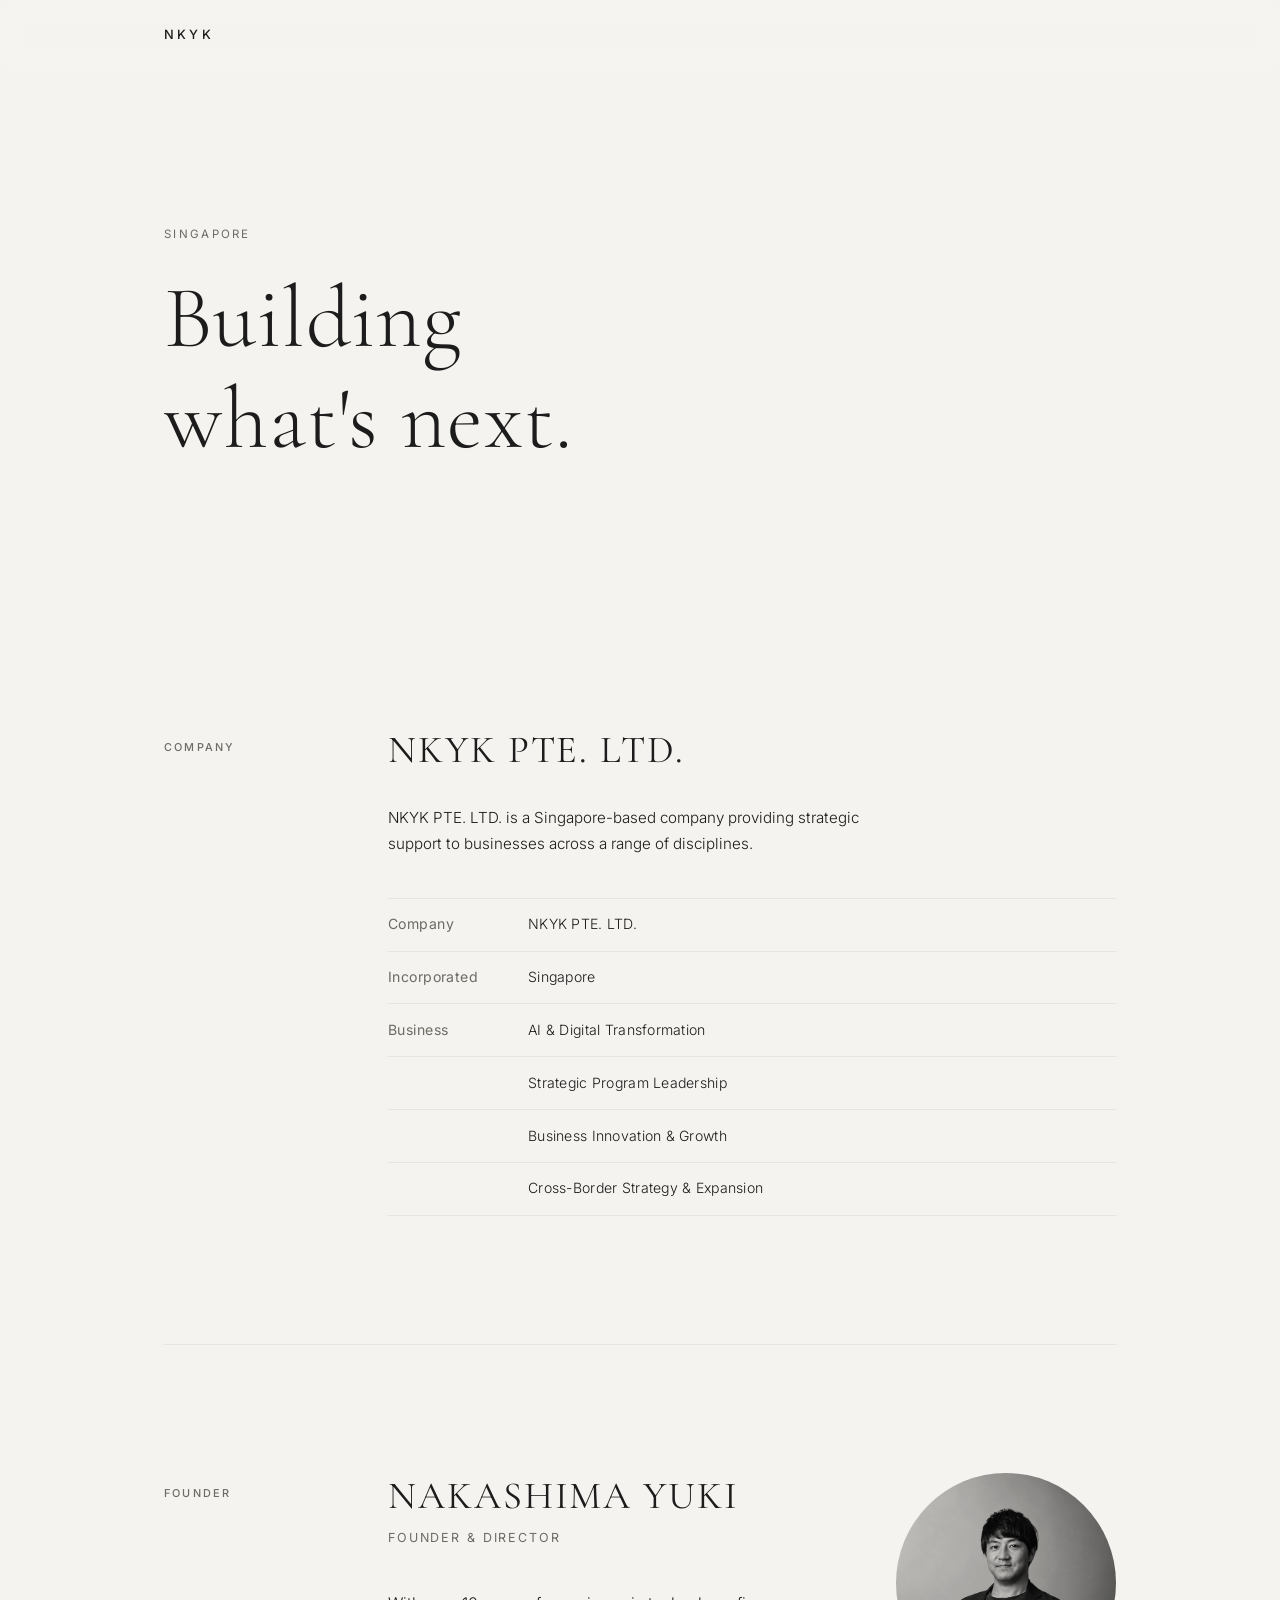
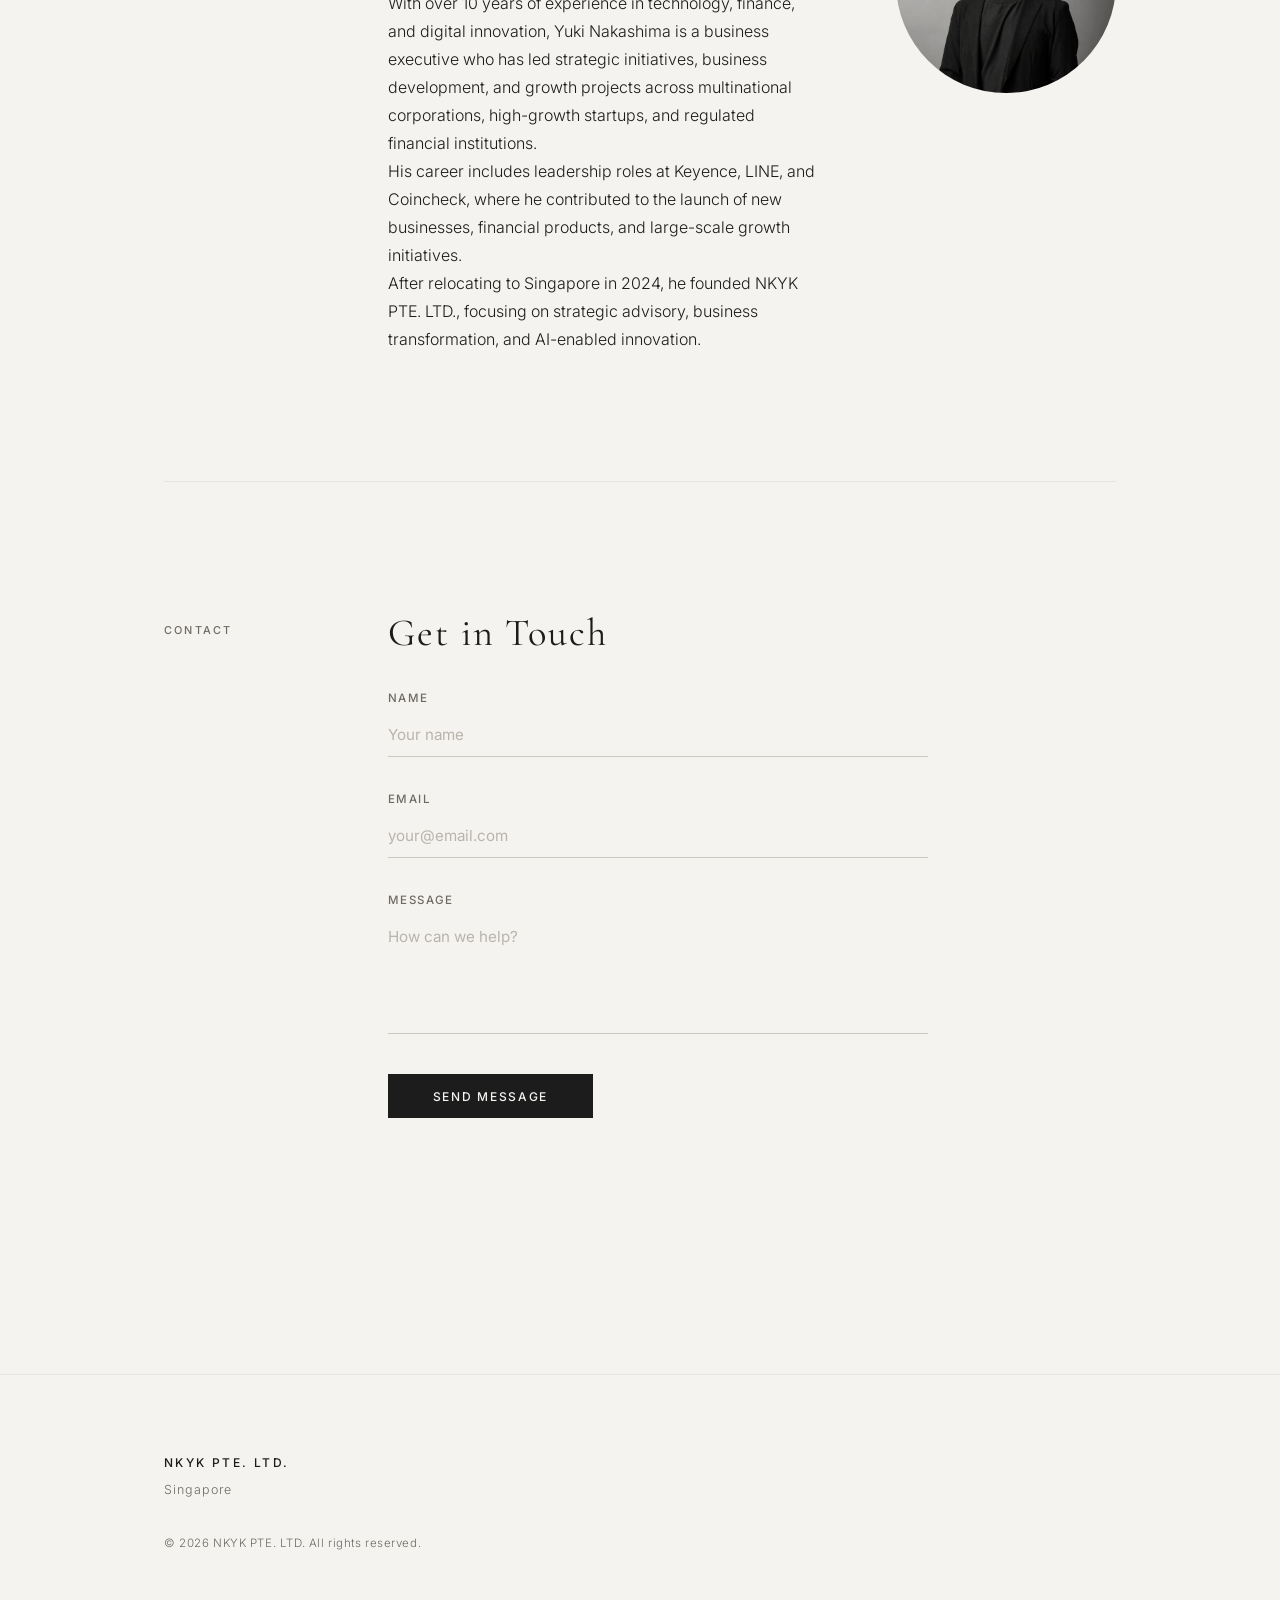
<file: index.html>
<!DOCTYPE html>
<html lang="en">
<head>
  <meta charset="UTF-8" />
  <meta name="viewport" content="width=device-width, initial-scale=1.0" />
  <title>NKYK PTE. LTD. | AI-Powered Business Strategy, Singapore</title>
  <meta name="description" content="NKYK PTE. LTD. is a Singapore-based firm offering AI &amp; Digital Transformation, Strategic Program Leadership, Business Innovation &amp; Growth, and Executive Advisory." />
  <link rel="canonical" href="https://nkyk.sg/" />

  <!-- Open Graph -->
  <meta property="og:type" content="website" />
  <meta property="og:url" content="https://nkyk.sg/" />
  <meta property="og:title" content="NKYK PTE. LTD. | AI-Powered Business Strategy, Singapore" />
  <meta property="og:description" content="NKYK PTE. LTD. is a Singapore-based firm offering AI &amp; Digital Transformation, Strategic Program Leadership, Business Innovation &amp; Growth, and Executive Advisory." />
  <meta property="og:image" content="https://nkyk.sg/images/profile_mono.png" />
  <meta property="og:locale" content="en_SG" />

  <!-- Twitter Card -->
  <meta name="twitter:card" content="summary_large_image" />
  <meta name="twitter:title" content="NKYK PTE. LTD. | AI-Powered Business Strategy, Singapore" />
  <meta name="twitter:description" content="NKYK PTE. LTD. is a Singapore-based firm offering AI &amp; Digital Transformation, Strategic Program Leadership, Business Innovation &amp; Growth, and Executive Advisory." />
  <meta name="twitter:image" content="https://nkyk.sg/images/profile_mono.png" />

  <!-- Structured Data -->
  <script type="application/ld+json">
  {
    "@context": "https://schema.org",
    "@type": "Organization",
    "name": "NKYK PTE. LTD.",
    "url": "https://nkyk.sg/",
    "logo": "https://nkyk.sg/favicon.svg",
    "description": "Singapore-based company providing AI & Digital Transformation, Strategic Program Leadership, Business Innovation & Growth, and Executive Advisory.",
    "address": {
      "@type": "PostalAddress",
      "addressCountry": "SG"
    },
    "founder": {
      "@type": "Person",
      "name": "Nakashima Yuki"
    }
  }
  </script>

  <link rel="preconnect" href="https://fonts.googleapis.com" />
  <link rel="preconnect" href="https://fonts.gstatic.com" crossorigin />
  <link href="https://fonts.googleapis.com/css2?family=Cormorant+Garamond:ital,wght@0,300;0,400;0,500;1,300;1,400&family=Inter:wght@300;400;500&display=swap" rel="stylesheet" />
  <link rel="icon" type="image/svg+xml" href="favicon.svg" />
  <link rel="stylesheet" href="style.css" />
</head>
<body>

  <!-- Header -->
  <header class="site-header">
    <div class="container">
      <span class="site-logo">NKYK</span>
    </div>
  </header>

  <!-- Hero -->
  <section class="hero">
    <div class="container">
      <p class="hero-label">Singapore</p>
      <h1 class="hero-title">Building<br>what's next.</h1>
    </div>
  </section>

  <!-- Company Section -->
  <section id="company" class="section section--company">
    <div class="container section-inner">
      <div class="section-label-col">
        <span class="section-label">Company</span>
      </div>
      <div class="section-content-col">
        <h2 class="section-heading">NKYK PTE. LTD.</h2>
        <p class="section-body">
          NKYK PTE. LTD. is a Singapore-based company providing strategic support to businesses across a range of disciplines.
        </p>
        <dl class="company-details">
          <div class="detail-row">
            <dt>Company</dt>
            <dd>NKYK PTE. LTD.</dd>
          </div>
          <div class="detail-row">
            <dt>Incorporated</dt>
            <dd>Singapore</dd>
          </div>
          <div class="detail-row">
            <dt>Business</dt>
            <dd>AI &amp; Digital Transformation</dd>
          </div>
          <div class="detail-row">
            <dt></dt>
            <dd>Strategic Program Leadership</dd>
          </div>
          <div class="detail-row">
            <dt></dt>
            <dd>Business Innovation &amp; Growth</dd>
          </div>
          <div class="detail-row">
            <dt></dt>
            <dd>Cross-Border Strategy &amp; Expansion</dd>
          </div>
        </dl>
      </div>
    </div>
  </section>

  <!-- Divider -->
  <div class="section-divider">
    <div class="container">
      <hr />
    </div>
  </div>

  <!-- Founder Section -->
  <section id="founder" class="section section--founder">
    <div class="container section-inner">
      <div class="section-label-col">
        <span class="section-label">Founder</span>
      </div>
      <div class="section-content-col founder-content">
        <div class="founder-text">
          <h2 class="section-heading">NAKASHIMA YUKI</h2>
          <p class="founder-title">Founder &amp; Director</p>
          <p class="career-bio">
            With over 10 years of experience in technology, finance, and digital innovation, Yuki Nakashima is a business executive who has led strategic initiatives, business development, and growth projects across multinational corporations, high-growth startups, and regulated financial institutions.
          </p>
          <p class="career-bio">
            His career includes leadership roles at Keyence, LINE, and Coincheck, where he contributed to the launch of new businesses, financial products, and large-scale growth initiatives.
          </p>
          <p class="career-bio">
            After relocating to Singapore in 2024, he founded NKYK PTE. LTD., focusing on strategic advisory, business transformation, and AI-enabled innovation.
          </p>
        </div>
        <div class="founder-photo-wrap">
          <img
            src="images/profile_mono.png"
            alt="NAKASHIMA YUKI — Founder &amp; Director, NKYK PTE. LTD."
            class="founder-photo"
            loading="lazy"
          />
        </div>
      </div>
    </div>
  </section>

  <!-- Divider -->
  <div class="section-divider">
    <div class="container">
      <hr />
    </div>
  </div>

  <!-- Contact Section -->
  <section id="contact" class="section section--contact">
    <div class="container section-inner">
      <div class="section-label-col">
        <span class="section-label">Contact</span>
      </div>
      <div class="section-content-col">
        <h2 class="section-heading">Get in Touch</h2>
        <form id="contact-form" action="https://api.web3forms.com/submit" method="POST">
          <input type="hidden" name="access_key" value="63dbfe44-0f31-4d3d-bdb3-8f10ce371911" />
          <input type="hidden" name="subject" value="New enquiry from nkyk.sg" />
          <div class="form-group">
            <label for="name">Name</label>
            <input type="text" id="name" name="name" required placeholder="Your name" />
          </div>
          <div class="form-group">
            <label for="email">Email</label>
            <input type="email" id="email" name="email" required placeholder="your@email.com" />
          </div>
          <div class="form-group">
            <label for="message">Message</label>
            <textarea id="message" name="message" required rows="5" placeholder="How can we help?"></textarea>
          </div>
          <button type="submit" class="form-submit" id="form-btn">Send Message</button>
          <p id="form-success" class="form-success" style="display:none;">Thank you. We will be in touch shortly.</p>
        </form>
      </div>
    </div>
  </section>

  <!-- Footer -->
  <footer class="site-footer">
    <div class="container">
      <p class="footer-name">NKYK PTE. LTD.</p>
      <p class="footer-location">Singapore</p>
      <p class="footer-copy">&copy; 2026 NKYK PTE. LTD. All rights reserved.</p>
    </div>
  </footer>

  <script>
    const form = document.getElementById('contact-form');
    const btn  = document.getElementById('form-btn');

    form.addEventListener('submit', async function(e) {
      e.preventDefault();
      btn.disabled = true;
      btn.textContent = 'Sending…';

      try {
        const res = await fetch('https://api.web3forms.com/submit', {
          method: 'POST',
          body: new FormData(form)
        });
        if (res.ok) {
          form.reset();
          btn.style.display = 'none';
          document.getElementById('form-success').style.display = 'block';
        } else {
          btn.textContent = 'Send Message';
          btn.disabled = false;
          alert('Something went wrong. Please try again.');
        }
      } catch {
        btn.textContent = 'Send Message';
        btn.disabled = false;
        alert('Something went wrong. Please try again.');
      }
    });
  </script>
</body>
</html>
</file>
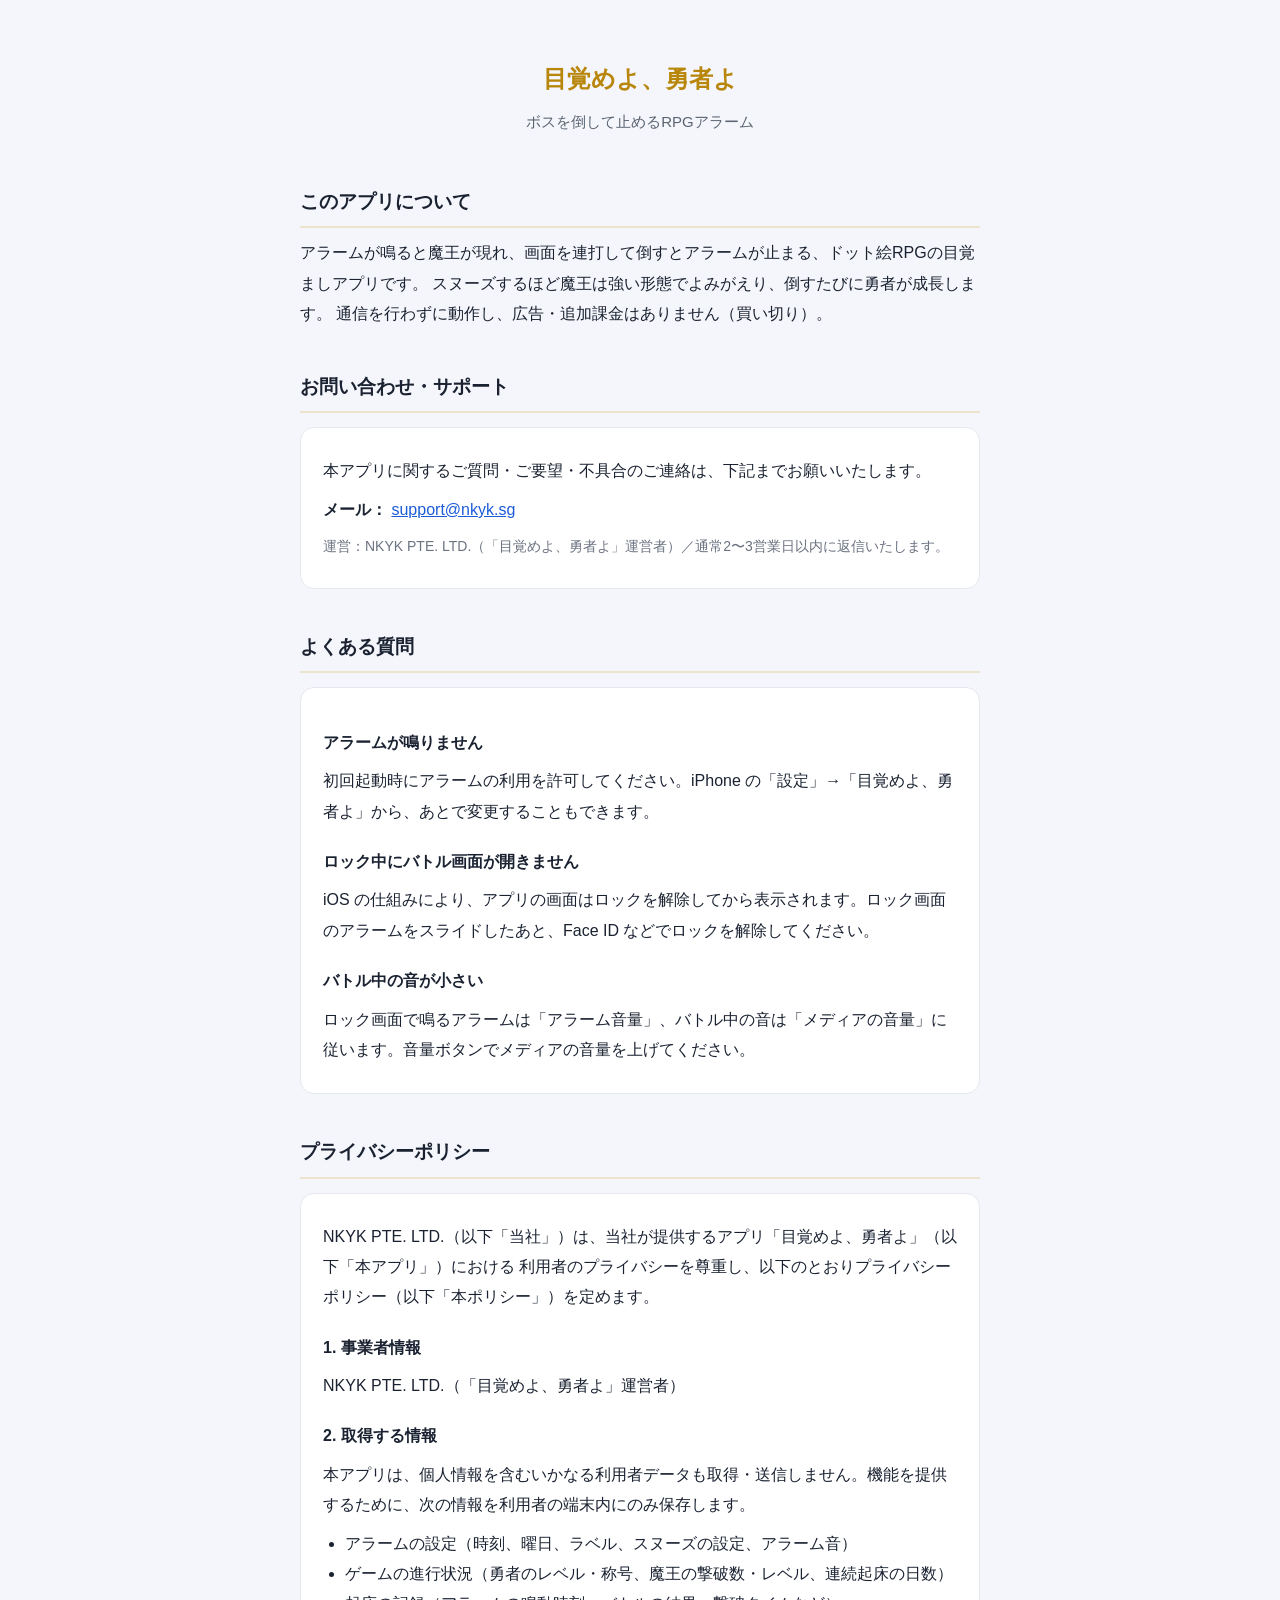
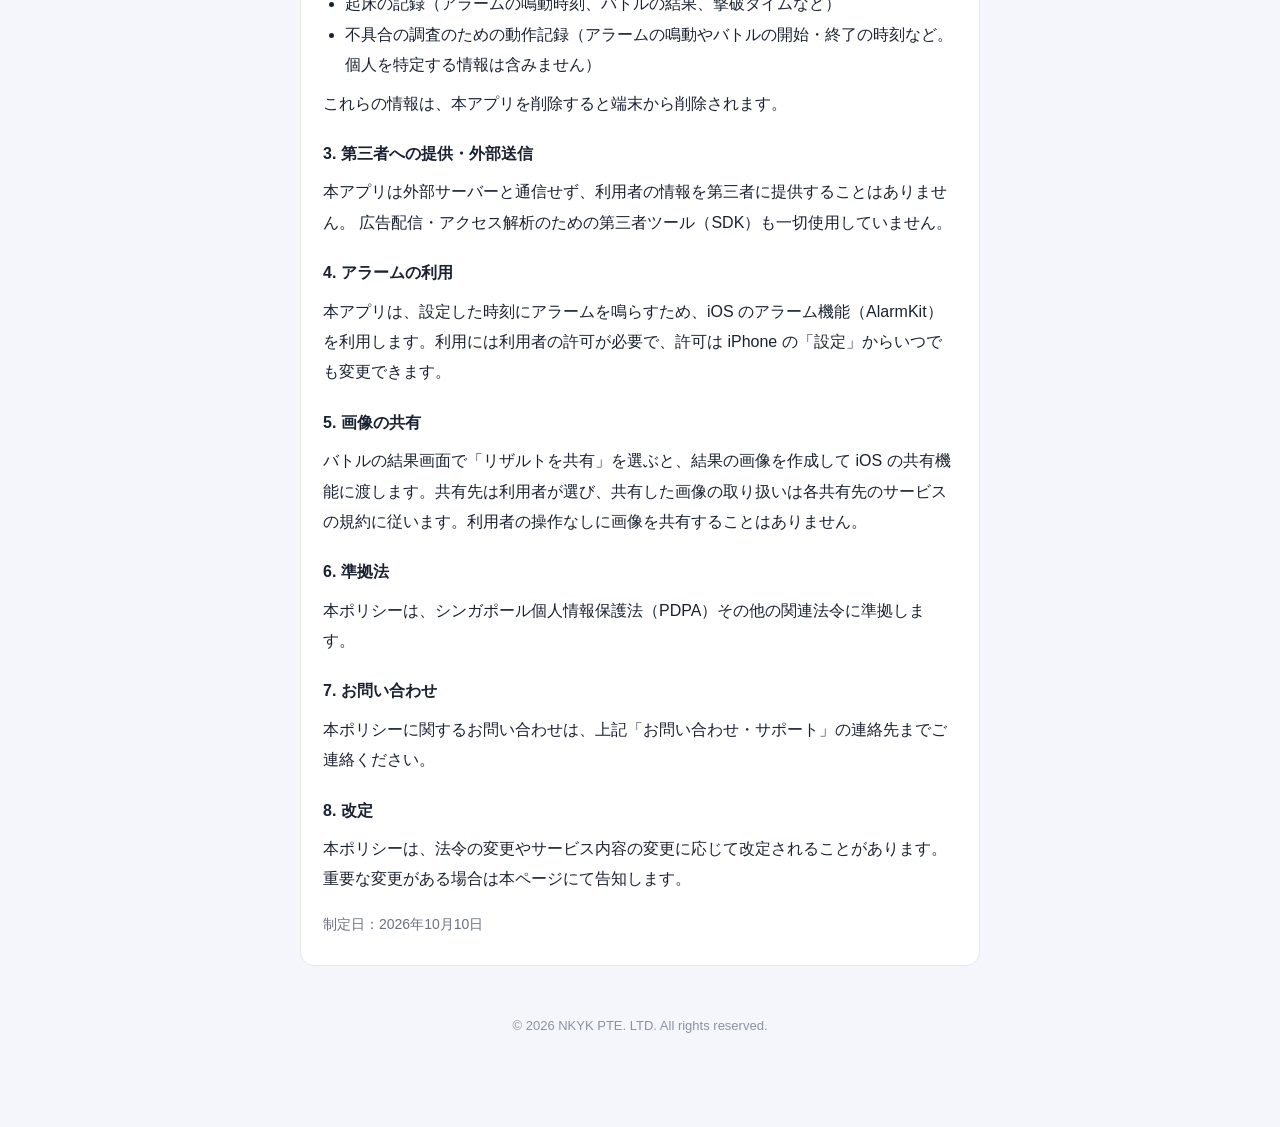
<file: apps/mezameyo-yusha/index.html>
<!doctype html>
<html lang="ja">
<head>
<meta charset="utf-8">
<meta name="viewport" content="width=device-width, initial-scale=1">
<title>目覚めよ、勇者よ — サポート / プライバシーポリシー</title>
<style>
  :root { color-scheme: light dark; }
  * { box-sizing: border-box; }
  body {
    margin: 0;
    font-family: -apple-system, BlinkMacSystemFont, "Hiragino Sans", "Yu Gothic", sans-serif;
    line-height: 1.9;
    color: #1a2231;
    background: #f5f6fb;
    -webkit-text-size-adjust: 100%;
  }
  .wrap { max-width: 720px; margin: 0 auto; padding: 32px 20px 80px; }
  header { text-align: center; padding: 24px 0 8px; }
  header .title { font-size: 24px; font-weight: 800; color: #b8860b; margin: 0; }
  header .sub { color: #5a6472; margin: 6px 0 0; font-size: 15px; }
  h2 { font-size: 19px; margin: 40px 0 10px; padding-bottom: 6px; border-bottom: 2px solid #ece4cf; }
  h3 { font-size: 16px; margin: 20px 0 4px; }
  p { margin: 8px 0; }
  ul { margin: 8px 0; padding-left: 1.4em; }
  a { color: #1c5cd8; }
  .card { background: #fff; border: 1px solid #e6e8f0; border-radius: 14px; padding: 20px 22px; margin-top: 14px; }
  .muted { color: #6b7280; font-size: 14px; }
  footer { margin-top: 48px; text-align: center; color: #8a93a3; font-size: 13px; }
  @media (prefers-color-scheme: dark) {
    body { color: #e8ecf4; background: #0d1020; }
    header .title { color: #ffd23f; }
    a { color: #8ab4ff; }
    .card { background: #161a2c; border-color: #262b42; }
    h2 { border-color: #262b42; }
    header .sub, .muted { color: #9aa4b4; }
  }
</style>
</head>
<body>
<div class="wrap">
  <header>
    <p class="title">目覚めよ、勇者よ</p>
    <p class="sub">ボスを倒して止めるRPGアラーム</p>
  </header>

  <h2>このアプリについて</h2>
  <p>
    アラームが鳴ると魔王が現れ、画面を連打して倒すとアラームが止まる、ドット絵RPGの目覚ましアプリです。
    スヌーズするほど魔王は強い形態でよみがえり、倒すたびに勇者が成長します。
    通信を行わずに動作し、広告・追加課金はありません（買い切り）。
  </p>

  <h2>お問い合わせ・サポート</h2>
  <div class="card">
    <p>本アプリに関するご質問・ご要望・不具合のご連絡は、下記までお願いいたします。</p>
    <p><strong>メール：</strong> <a href="mailto:support@nkyk.sg">support@nkyk.sg</a></p>
    <p class="muted">運営：NKYK PTE. LTD.（「目覚めよ、勇者よ」運営者）／通常2〜3営業日以内に返信いたします。</p>
  </div>

  <h2>よくある質問</h2>
  <div class="card">
    <h3>アラームが鳴りません</h3>
    <p>初回起動時にアラームの利用を許可してください。iPhone の「設定」→「目覚めよ、勇者よ」から、あとで変更することもできます。</p>
    <h3>ロック中にバトル画面が開きません</h3>
    <p>iOS の仕組みにより、アプリの画面はロックを解除してから表示されます。ロック画面のアラームをスライドしたあと、Face ID などでロックを解除してください。</p>
    <h3>バトル中の音が小さい</h3>
    <p>ロック画面で鳴るアラームは「アラーム音量」、バトル中の音は「メディアの音量」に従います。音量ボタンでメディアの音量を上げてください。</p>
  </div>

  <h2>プライバシーポリシー</h2>
  <div class="card">
    <p>
      NKYK PTE. LTD.（以下「当社」）は、当社が提供するアプリ「目覚めよ、勇者よ」（以下「本アプリ」）における
      利用者のプライバシーを尊重し、以下のとおりプライバシーポリシー（以下「本ポリシー」）を定めます。
    </p>

    <h3>1. 事業者情報</h3>
    <p>NKYK PTE. LTD.（「目覚めよ、勇者よ」運営者）</p>

    <h3>2. 取得する情報</h3>
    <p>本アプリは、個人情報を含むいかなる利用者データも取得・送信しません。機能を提供するために、次の情報を利用者の端末内にのみ保存します。</p>
    <ul>
      <li>アラームの設定（時刻、曜日、ラベル、スヌーズの設定、アラーム音）</li>
      <li>ゲームの進行状況（勇者のレベル・称号、魔王の撃破数・レベル、連続起床の日数）</li>
      <li>起床の記録（アラームの鳴動時刻、バトルの結果、撃破タイムなど）</li>
      <li>不具合の調査のための動作記録（アラームの鳴動やバトルの開始・終了の時刻など。個人を特定する情報は含みません）</li>
    </ul>
    <p>これらの情報は、本アプリを削除すると端末から削除されます。</p>

    <h3>3. 第三者への提供・外部送信</h3>
    <p>
      本アプリは外部サーバーと通信せず、利用者の情報を第三者に提供することはありません。
      広告配信・アクセス解析のための第三者ツール（SDK）も一切使用していません。
    </p>

    <h3>4. アラームの利用</h3>
    <p>本アプリは、設定した時刻にアラームを鳴らすため、iOS のアラーム機能（AlarmKit）を利用します。利用には利用者の許可が必要で、許可は iPhone の「設定」からいつでも変更できます。</p>

    <h3>5. 画像の共有</h3>
    <p>バトルの結果画面で「リザルトを共有」を選ぶと、結果の画像を作成して iOS の共有機能に渡します。共有先は利用者が選び、共有した画像の取り扱いは各共有先のサービスの規約に従います。利用者の操作なしに画像を共有することはありません。</p>

    <h3>6. 準拠法</h3>
    <p>本ポリシーは、シンガポール個人情報保護法（PDPA）その他の関連法令に準拠します。</p>

    <h3>7. お問い合わせ</h3>
    <p>本ポリシーに関するお問い合わせは、上記「お問い合わせ・サポート」の連絡先までご連絡ください。</p>

    <h3>8. 改定</h3>
    <p>本ポリシーは、法令の変更やサービス内容の変更に応じて改定されることがあります。重要な変更がある場合は本ページにて告知します。</p>

    <p class="muted" style="margin-top:16px;">制定日：2026年10月10日</p>
  </div>

  <footer>
    <p>© 2026 NKYK PTE. LTD. All rights reserved.</p>
  </footer>
</div>
</body>
</html>
</file>
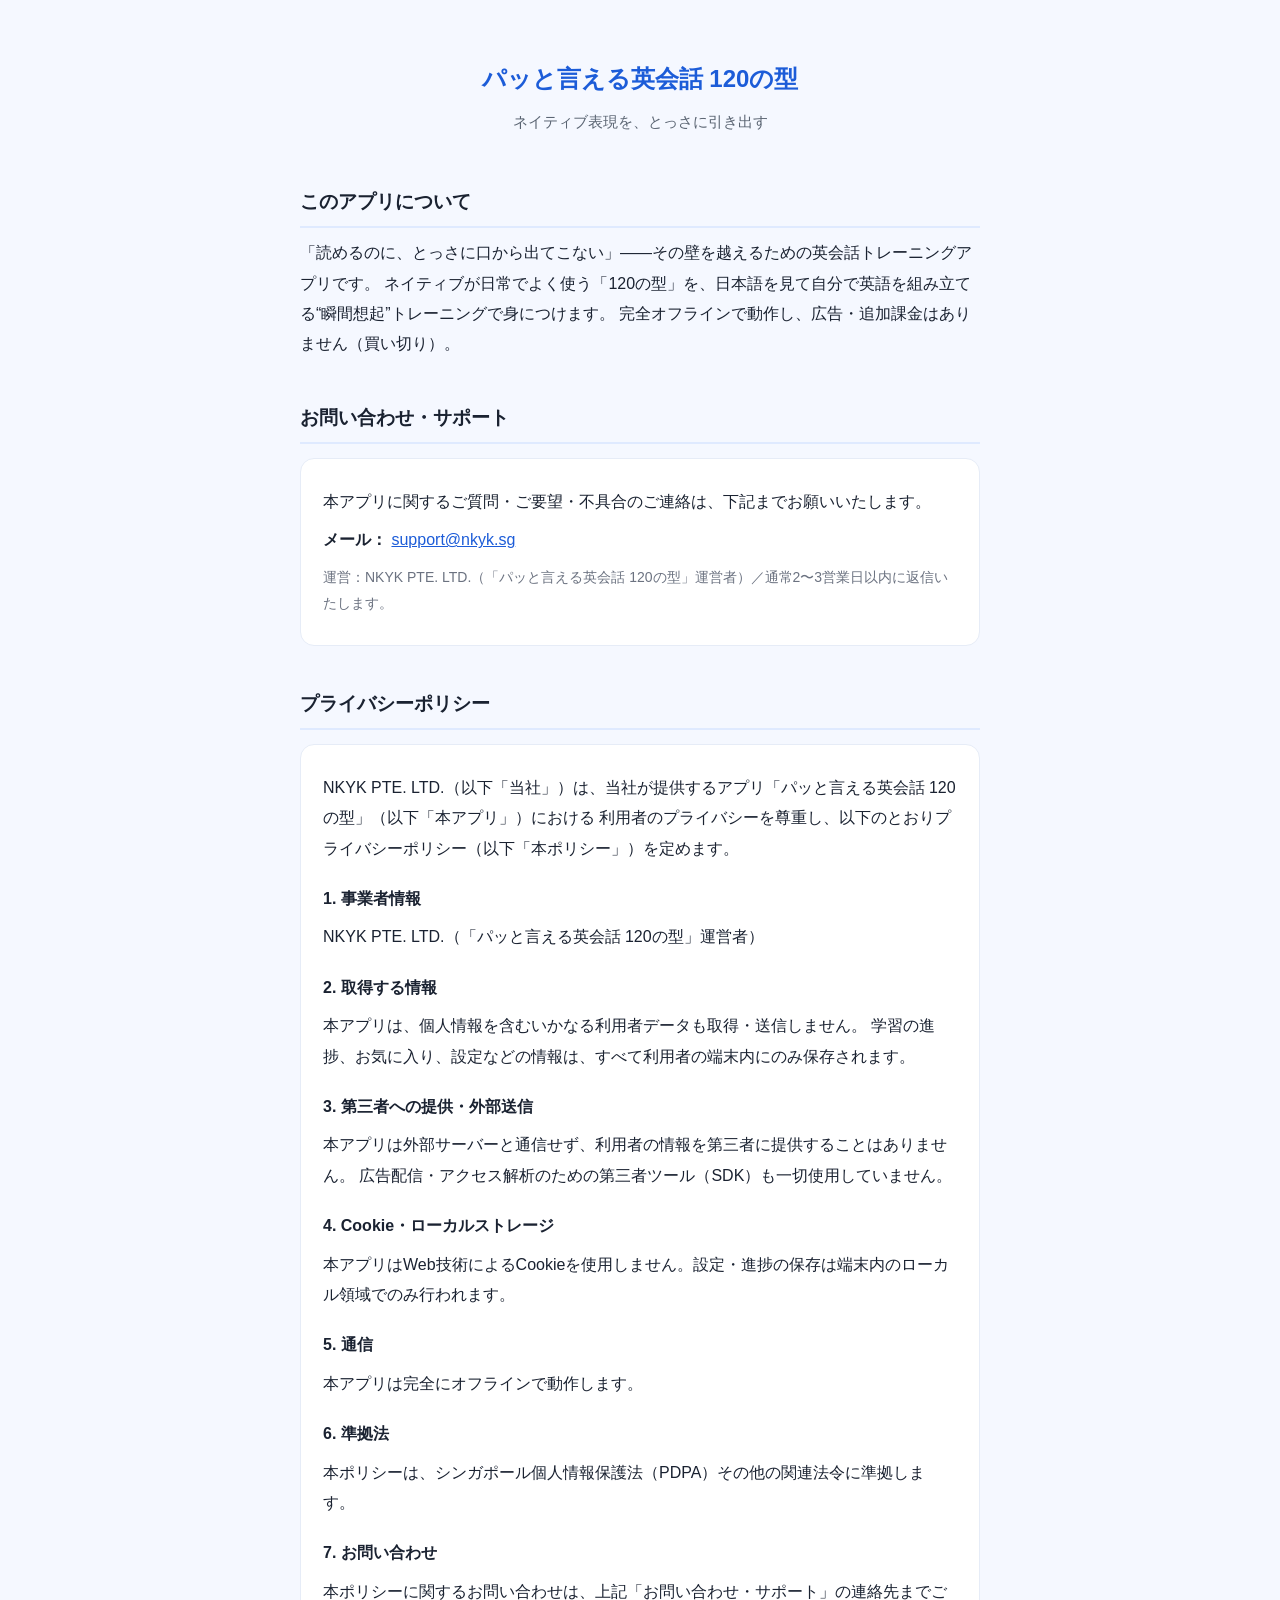
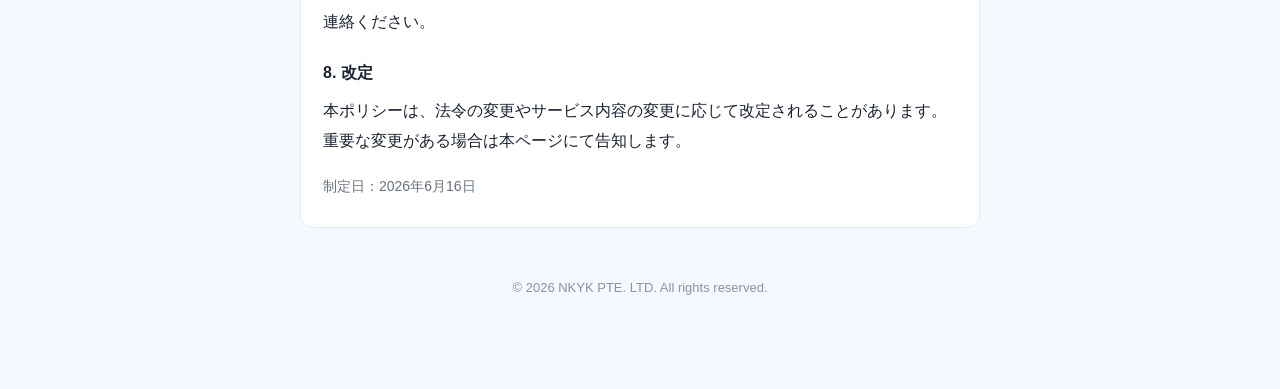
<file: apps/pat-eikaiwa/index.html>
<!doctype html>
<html lang="ja">
<head>
<meta charset="utf-8">
<meta name="viewport" content="width=device-width, initial-scale=1">
<title>パッと言える英会話 120の型 — サポート / プライバシーポリシー</title>
<style>
  :root { color-scheme: light dark; }
  * { box-sizing: border-box; }
  body {
    margin: 0;
    font-family: -apple-system, BlinkMacSystemFont, "Hiragino Sans", "Yu Gothic", sans-serif;
    line-height: 1.9;
    color: #1a2231;
    background: #f5f8ff;
    -webkit-text-size-adjust: 100%;
  }
  .wrap { max-width: 720px; margin: 0 auto; padding: 32px 20px 80px; }
  header { text-align: center; padding: 24px 0 8px; }
  header .title { font-size: 24px; font-weight: 800; color: #1c5cd8; margin: 0; }
  header .sub { color: #5a6472; margin: 6px 0 0; font-size: 15px; }
  h2 { font-size: 19px; margin: 40px 0 10px; padding-bottom: 6px; border-bottom: 2px solid #dfeaff; }
  h3 { font-size: 16px; margin: 20px 0 4px; }
  p { margin: 8px 0; }
  a { color: #1c5cd8; }
  .card { background: #fff; border: 1px solid #e6ecf7; border-radius: 14px; padding: 20px 22px; margin-top: 14px; }
  .muted { color: #6b7280; font-size: 14px; }
  footer { margin-top: 48px; text-align: center; color: #8a93a3; font-size: 13px; }
  @media (prefers-color-scheme: dark) {
    body { color: #e8ecf4; background: #0f141d; }
    .card { background: #161d29; border-color: #26303f; }
    h2 { border-color: #26303f; }
    header .sub, .muted { color: #9aa4b4; }
  }
</style>
</head>
<body>
<div class="wrap">
  <header>
    <p class="title">パッと言える英会話 120の型</p>
    <p class="sub">ネイティブ表現を、とっさに引き出す</p>
  </header>

  <h2>このアプリについて</h2>
  <p>
    「読めるのに、とっさに口から出てこない」——その壁を越えるための英会話トレーニングアプリです。
    ネイティブが日常でよく使う「120の型」を、日本語を見て自分で英語を組み立てる“瞬間想起”トレーニングで身につけます。
    完全オフラインで動作し、広告・追加課金はありません（買い切り）。
  </p>

  <h2>お問い合わせ・サポート</h2>
  <div class="card">
    <p>本アプリに関するご質問・ご要望・不具合のご連絡は、下記までお願いいたします。</p>
    <p><strong>メール：</strong> <a href="mailto:support@nkyk.sg">support@nkyk.sg</a></p>
    <p class="muted">運営：NKYK PTE. LTD.（「パッと言える英会話 120の型」運営者）／通常2〜3営業日以内に返信いたします。</p>
  </div>

  <h2>プライバシーポリシー</h2>
  <div class="card">
    <p>
      NKYK PTE. LTD.（以下「当社」）は、当社が提供するアプリ「パッと言える英会話 120の型」（以下「本アプリ」）における
      利用者のプライバシーを尊重し、以下のとおりプライバシーポリシー（以下「本ポリシー」）を定めます。
    </p>

    <h3>1. 事業者情報</h3>
    <p>NKYK PTE. LTD.（「パッと言える英会話 120の型」運営者）</p>

    <h3>2. 取得する情報</h3>
    <p>
      本アプリは、個人情報を含むいかなる利用者データも取得・送信しません。
      学習の進捗、お気に入り、設定などの情報は、すべて利用者の端末内にのみ保存されます。
    </p>

    <h3>3. 第三者への提供・外部送信</h3>
    <p>
      本アプリは外部サーバーと通信せず、利用者の情報を第三者に提供することはありません。
      広告配信・アクセス解析のための第三者ツール（SDK）も一切使用していません。
    </p>

    <h3>4. Cookie・ローカルストレージ</h3>
    <p>本アプリはWeb技術によるCookieを使用しません。設定・進捗の保存は端末内のローカル領域でのみ行われます。</p>

    <h3>5. 通信</h3>
    <p>本アプリは完全にオフラインで動作します。</p>

    <h3>6. 準拠法</h3>
    <p>本ポリシーは、シンガポール個人情報保護法（PDPA）その他の関連法令に準拠します。</p>

    <h3>7. お問い合わせ</h3>
    <p>本ポリシーに関するお問い合わせは、上記「お問い合わせ・サポート」の連絡先までご連絡ください。</p>

    <h3>8. 改定</h3>
    <p>本ポリシーは、法令の変更やサービス内容の変更に応じて改定されることがあります。重要な変更がある場合は本ページにて告知します。</p>

    <p class="muted" style="margin-top:16px;">制定日：2026年6月16日</p>
  </div>

  <footer>
    <p>© 2026 NKYK PTE. LTD. All rights reserved.</p>
  </footer>
</div>
</body>
</html>
</file>
<file: style.css>
/* =========================================
   NKYK Corporate Site — style.css
   Brand: Aesop × Muji × Le Labo aesthetic
   ========================================= */

/* --- Reset & Base --- */
*, *::before, *::after {
  box-sizing: border-box;
  margin: 0;
  padding: 0;
}

:root {
  --color-bg:      #F5F3EF;
  --color-text:    #1C1C1C;
  --color-accent:  #C4A882;
  --color-grege:   #E8E5E0;
  --color-muted:   #6E6B65;

  --font-serif:    'Cormorant Garamond', Georgia, serif;
  --font-sans:     'Inter', Helvetica Neue, Arial, sans-serif;

  --max-width:     1080px;
  --gutter:        clamp(1.5rem, 5vw, 4rem);
  --section-gap:   clamp(5rem, 10vw, 9rem);
}

html {
  font-size: 16px;
  scroll-behavior: smooth;
}

body {
  background-color: var(--color-bg);
  color: var(--color-text);
  font-family: var(--font-sans);
  font-weight: 300;
  line-height: 1.75;
  -webkit-font-smoothing: antialiased;
}

/* --- Container --- */
.container {
  width: 100%;
  max-width: var(--max-width);
  margin: 0 auto;
  padding: 0 var(--gutter);
}

/* =========================================
   Header
   ========================================= */
.site-header {
  position: fixed;
  top: 0;
  left: 0;
  width: 100%;
  z-index: 100;
  padding: 1.5rem 0;
  background-color: rgba(245, 243, 239, 0.92);
  backdrop-filter: blur(8px);
  -webkit-backdrop-filter: blur(8px);
  border-bottom: 1px solid transparent;
  transition: border-color 0.3s ease;
}

.site-header .container {
  display: flex;
  align-items: center;
}

.site-logo {
  font-family: var(--font-sans);
  font-size: 0.8rem;
  font-weight: 500;
  letter-spacing: 0.25em;
  text-transform: uppercase;
  color: var(--color-text);
}

/* =========================================
   Hero
   ========================================= */
.hero {
  padding-top: clamp(9rem, 18vw, 14rem);
  padding-bottom: clamp(5rem, 10vw, 9rem);
}

.hero-label {
  font-family: var(--font-sans);
  font-size: 0.72rem;
  font-weight: 400;
  letter-spacing: 0.2em;
  text-transform: uppercase;
  color: var(--color-muted);
  margin-bottom: 1.5rem;
}

.hero-title {
  font-family: var(--font-serif);
  font-size: clamp(2.8rem, 7vw, 5.5rem);
  font-weight: 300;
  line-height: 1.15;
  letter-spacing: 0.01em;
  color: var(--color-text);
  max-width: 14ch;
}

/* =========================================
   Sections — Common
   ========================================= */
.section {
  padding-top: var(--section-gap);
  padding-bottom: var(--section-gap);
}

.section-inner {
  display: grid;
  grid-template-columns: 160px 1fr;
  gap: clamp(2rem, 5vw, 5rem);
  align-items: start;
}

.section-label-col {
  padding-top: 0.25rem;
}

.section-label {
  font-family: var(--font-sans);
  font-size: 0.68rem;
  font-weight: 500;
  letter-spacing: 0.2em;
  text-transform: uppercase;
  color: var(--color-muted);
}

.section-heading {
  font-family: var(--font-serif);
  font-size: clamp(1.6rem, 3.5vw, 2.4rem);
  font-weight: 400;
  letter-spacing: 0.05em;
  line-height: 1.2;
  margin-bottom: 2rem;
}

.section-body {
  font-size: 0.95rem;
  font-weight: 300;
  color: var(--color-text);
  margin-bottom: 1.25rem;
  max-width: 56ch;
}

.section-body strong {
  font-weight: 500;
  letter-spacing: 0.04em;
}

/* =========================================
   Company Section
   ========================================= */
.mission-block {
  margin: 2.5rem 0;
  padding: 2rem 0;
  border-top: 1px solid var(--color-grege);
  border-bottom: 1px solid var(--color-grege);
}

.mission-text {
  font-family: var(--font-serif);
  font-size: clamp(1.25rem, 2.5vw, 1.7rem);
  font-weight: 300;
  font-style: italic;
  line-height: 1.5;
  color: var(--color-text);
}

.company-details {
  margin-top: 2.5rem;
  display: flex;
  flex-direction: column;
  gap: 0;
}

.detail-row {
  display: grid;
  grid-template-columns: 140px 1fr;
  padding: 0.85rem 0;
  border-bottom: 1px solid var(--color-grege);
  font-size: 0.88rem;
}

.detail-row:first-child {
  border-top: 1px solid var(--color-grege);
}

.company-details dt {
  font-weight: 400;
  color: var(--color-muted);
  letter-spacing: 0.03em;
}

.company-details dd {
  font-weight: 300;
  color: var(--color-text);
  letter-spacing: 0.02em;
}

/* =========================================
   Divider
   ========================================= */
.section-divider {
  padding: 0;
}

.section-divider hr {
  border: none;
  border-top: 1px solid var(--color-grege);
}

/* =========================================
   Founder Section
   ========================================= */
.founder-content {
  display: flex;
  gap: clamp(2.5rem, 6vw, 5rem);
  align-items: flex-start;
}

.founder-text {
  flex: 1 1 auto;
  min-width: 0;
}

.founder-title {
  font-size: 0.78rem;
  font-weight: 400;
  letter-spacing: 0.15em;
  text-transform: uppercase;
  color: var(--color-muted);
  margin-bottom: 2.5rem;
  margin-top: -1.5rem;
}

.founder-photo-wrap {
  flex: 0 0 auto;
  width: clamp(140px, 22vw, 220px);
}

.founder-photo {
  width: 100%;
  aspect-ratio: 1 / 1;
  object-fit: cover;
  display: block;
  border-radius: 50%;
  filter: grayscale(100%);
  mix-blend-mode: multiply;
}

/* Career List */
.career-list {
  list-style: none;
  display: flex;
  flex-direction: column;
  gap: 0;
}

.career-list li {
  display: flex;
  flex-direction: column;
  padding: 1.1rem 0;
  border-bottom: 1px solid var(--color-grege);
  gap: 0.3rem;
}

.career-list li:first-child {
  border-top: 1px solid var(--color-grege);
}

.career-company {
  font-family: var(--font-sans);
  font-size: 0.82rem;
  font-weight: 500;
  letter-spacing: 0.06em;
  color: var(--color-text);
}

.career-desc {
  font-size: 0.88rem;
  font-weight: 300;
  color: var(--color-muted);
  line-height: 1.65;
  max-width: 52ch;
}

/* =========================================
   Footer
   ========================================= */
.site-footer {
  margin-top: var(--section-gap);
  padding: clamp(3rem, 6vw, 5rem) 0 clamp(2.5rem, 5vw, 4rem);
  border-top: 1px solid var(--color-grege);
}

.footer-name {
  font-family: var(--font-sans);
  font-size: 0.75rem;
  font-weight: 500;
  letter-spacing: 0.2em;
  text-transform: uppercase;
  color: var(--color-text);
  margin-bottom: 0.4rem;
}

.footer-location {
  font-size: 0.78rem;
  font-weight: 300;
  color: var(--color-muted);
  letter-spacing: 0.08em;
  margin-bottom: 2rem;
}

.footer-copy {
  font-size: 0.72rem;
  font-weight: 300;
  color: var(--color-muted);
  letter-spacing: 0.05em;
}

/* =========================================
   Responsive — Tablet
   ========================================= */
@media (max-width: 768px) {
  .section-inner {
    grid-template-columns: 1fr;
    gap: 1.5rem;
  }

  .section-label-col {
    padding-top: 0;
  }

  .founder-content {
    flex-direction: column-reverse;
    gap: 2rem;
  }

  .founder-photo-wrap {
    width: clamp(100px, 40vw, 160px);
  }

  .detail-row {
    grid-template-columns: 110px 1fr;
  }
}

/* =========================================
   Contact Form
   ========================================= */
#contact-form {
  width: 100%;
  max-width: 540px;
}

#contact-form .form-group {
  display: block;
  margin-bottom: 2rem;
}

#contact-form label {
  display: block;
  font-family: var(--font-sans);
  font-size: 0.72rem;
  font-weight: 500;
  letter-spacing: 0.12em;
  text-transform: uppercase;
  color: var(--color-muted);
  margin-bottom: 0.6rem;
}

#contact-form input[type="text"],
#contact-form input[type="email"],
#contact-form textarea {
  display: block;
  width: 100%;
  background: transparent;
  border: none;
  border-bottom: 1px solid #ccc9c2;
  padding: 0.5rem 0 0.7rem;
  font-family: var(--font-sans);
  font-size: 0.95rem;
  color: var(--color-text);
  outline: none;
  transition: border-color 0.25s;
  resize: none;
  -webkit-appearance: none;
  appearance: none;
  border-radius: 0;
}

#contact-form input[type="text"]::placeholder,
#contact-form input[type="email"]::placeholder,
#contact-form textarea::placeholder {
  color: #b8b4ad;
}

#contact-form input[type="text"]:focus,
#contact-form input[type="email"]:focus,
#contact-form textarea:focus {
  border-bottom-color: var(--color-accent);
}

.form-submit {
  display: inline-block;
  margin-top: 0.5rem;
  background: var(--color-text);
  color: var(--color-bg);
  border: none;
  padding: 0.9rem 2.8rem;
  font-family: var(--font-sans);
  font-size: 0.75rem;
  font-weight: 500;
  letter-spacing: 0.14em;
  text-transform: uppercase;
  cursor: pointer;
  transition: background 0.2s;
  -webkit-appearance: none;
  appearance: none;
  border-radius: 0;
}

.form-submit:hover {
  background: var(--color-accent);
}

.form-success {
  display: none;
  margin-top: 1.4rem;
  font-family: var(--font-sans);
  font-size: 0.88rem;
  color: var(--color-muted);
  letter-spacing: 0.03em;
}

/* =========================================
   Responsive — Mobile
   ========================================= */
@media (max-width: 480px) {
  .hero-title {
    font-size: clamp(2.2rem, 9vw, 3rem);
  }

  .detail-row {
    grid-template-columns: 1fr;
    gap: 0.15rem;
  }

  .company-details dt {
    font-size: 0.72rem;
    text-transform: uppercase;
    letter-spacing: 0.1em;
    margin-bottom: 0.1rem;
  }

  .founder-title {
    margin-top: -1rem;
    margin-bottom: 2rem;
  }
}
</file>
